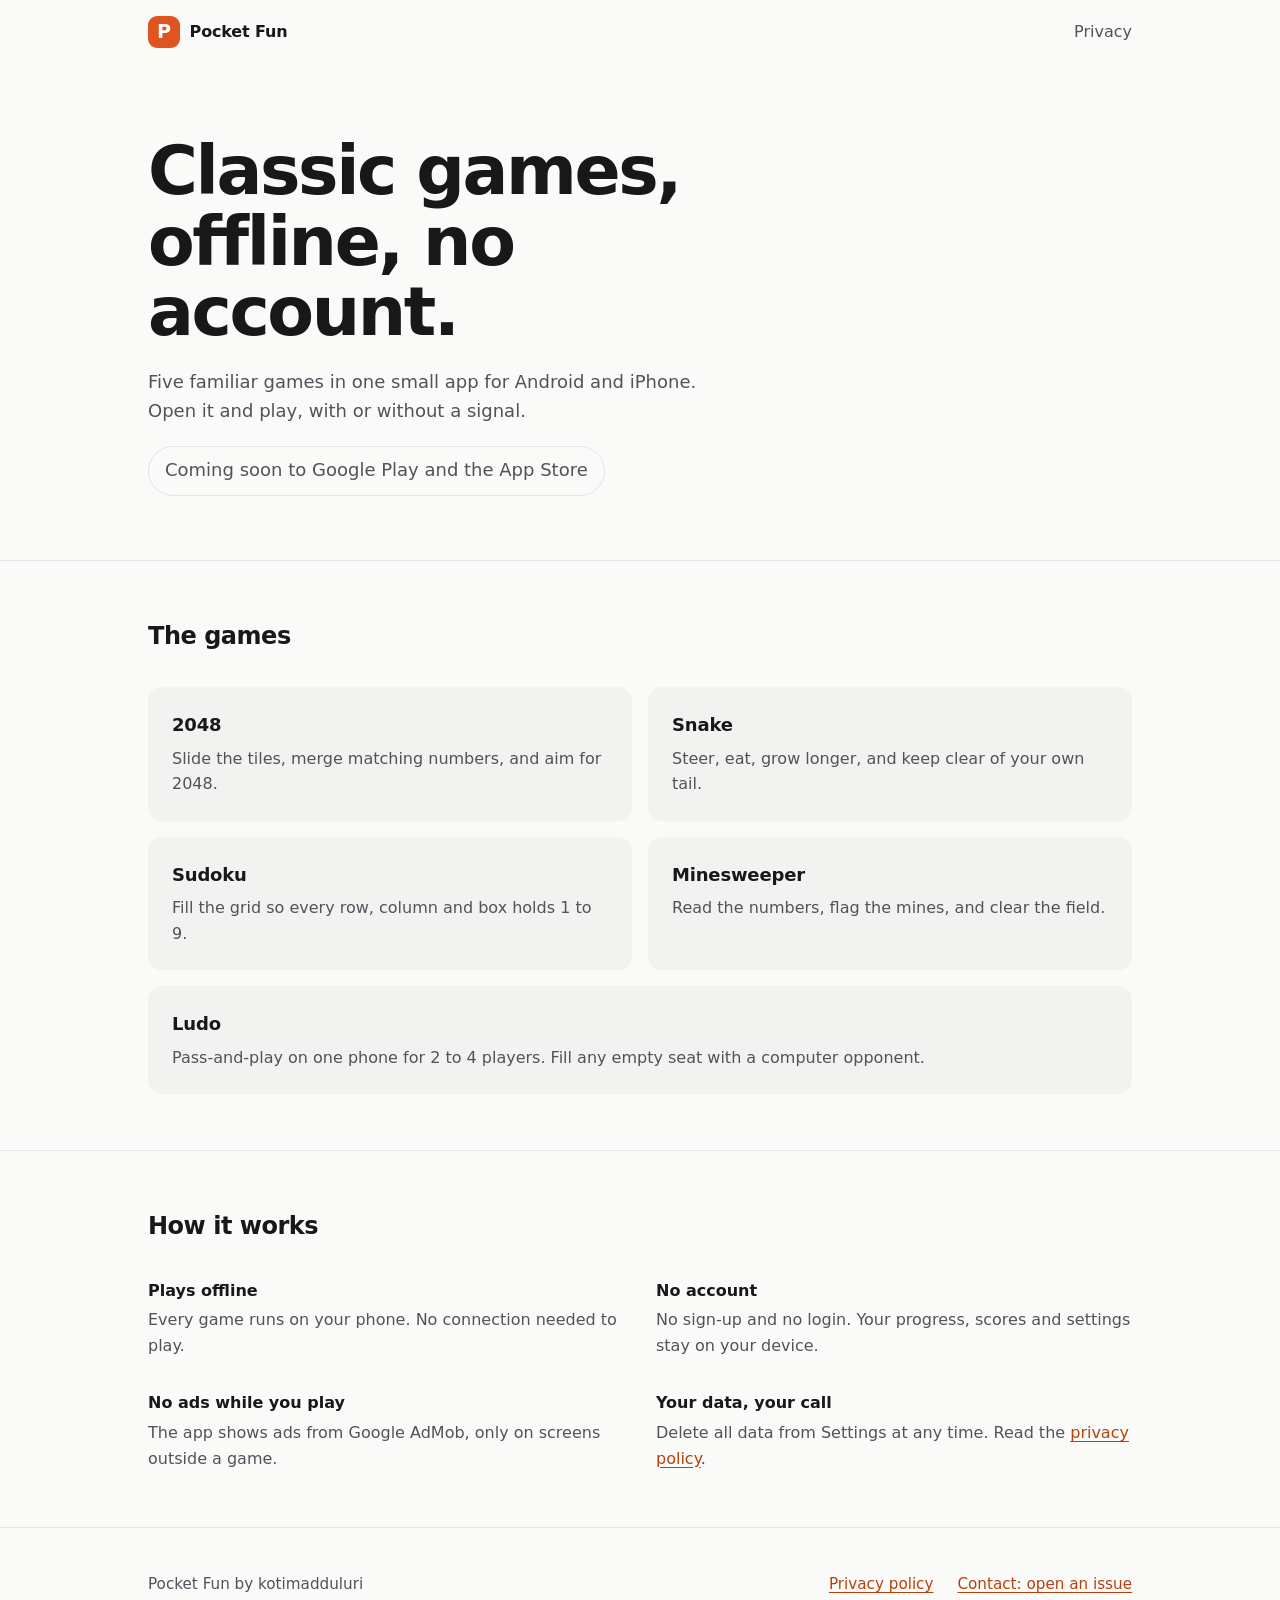
<file: index.html>
<!doctype html>
<html lang="en">
<head>
  <meta charset="utf-8">
  <meta name="viewport" content="width=device-width, initial-scale=1">
  <title>Pocket Fun: classic games, offline, no account</title>
  <meta name="description" content="Pocket Fun is a collection of classic solo games for Android and iOS: 2048, Snake, Sudoku, Minesweeper and Ludo. Plays offline, no account needed.">
  <meta name="theme-color" content="#fafaf9" media="(prefers-color-scheme: light)">
  <meta name="theme-color" content="#111113" media="(prefers-color-scheme: dark)">
  <link rel="icon" href="favicon.svg" type="image/svg+xml">
  <link rel="icon" href="favicon-32.png" sizes="32x32" type="image/png">
  <link rel="apple-touch-icon" href="apple-touch-icon.png">
  <link rel="stylesheet" href="style.css">
</head>
<body>
  <a class="skip" href="#main">Skip to content</a>

  <header class="site-header">
    <div class="wrap">
      <a class="brand" href="./" aria-label="Pocket Fun home"><span class="mark" aria-hidden="true">P</span>Pocket Fun</a>
      <nav aria-label="Site">
        <a href="privacy.html">Privacy</a>
      </nav>
    </div>
  </header>

  <main id="main">
    <section class="hero wrap" aria-labelledby="hero-title">
      <h1 id="hero-title">Classic games, offline, no account.</h1>
      <p>Five familiar games in one small app for Android and iPhone. Open it and play, with or without a signal.</p>
      <p class="status">Coming soon to Google Play and the App Store</p>
    </section>

    <section class="section" aria-labelledby="games-title">
      <div class="wrap">
        <h2 id="games-title">The games</h2>
        <ul class="games">
          <li>
            <h3>2048</h3>
            <p>Slide the tiles, merge matching numbers, and aim for 2048.</p>
          </li>
          <li>
            <h3>Snake</h3>
            <p>Steer, eat, grow longer, and keep clear of your own tail.</p>
          </li>
          <li>
            <h3>Sudoku</h3>
            <p>Fill the grid so every row, column and box holds 1 to 9.</p>
          </li>
          <li>
            <h3>Minesweeper</h3>
            <p>Read the numbers, flag the mines, and clear the field.</p>
          </li>
          <li class="wide">
            <h3>Ludo</h3>
            <p>Pass-and-play on one phone for 2 to 4 players. Fill any empty seat with a computer opponent.</p>
          </li>
        </ul>
      </div>
    </section>

    <section class="section" aria-labelledby="how-title">
      <div class="wrap">
        <h2 id="how-title">How it works</h2>
        <dl class="points">
          <div>
            <dt>Plays offline</dt>
            <dd>Every game runs on your phone. No connection needed to play.</dd>
          </div>
          <div>
            <dt>No account</dt>
            <dd>No sign-up and no login. Your progress, scores and settings stay on your device.</dd>
          </div>
          <div>
            <dt>No ads while you play</dt>
            <dd>The app shows ads from Google AdMob, only on screens outside a game.</dd>
          </div>
          <div>
            <dt>Your data, your call</dt>
            <dd>Delete all data from Settings at any time. Read the <a href="privacy.html">privacy policy</a>.</dd>
          </div>
        </dl>
      </div>
    </section>
  </main>

  <footer class="site-footer">
    <div class="wrap">
      <span>Pocket Fun by kotimadduluri</span>
      <ul>
        <li><a href="privacy.html">Privacy policy</a></li>
        <li><a href="https://github.com/kotimadduluri/pocketfun-app/issues">Contact: open an issue</a></li>
      </ul>
    </div>
  </footer>
</body>
</html>
</file>
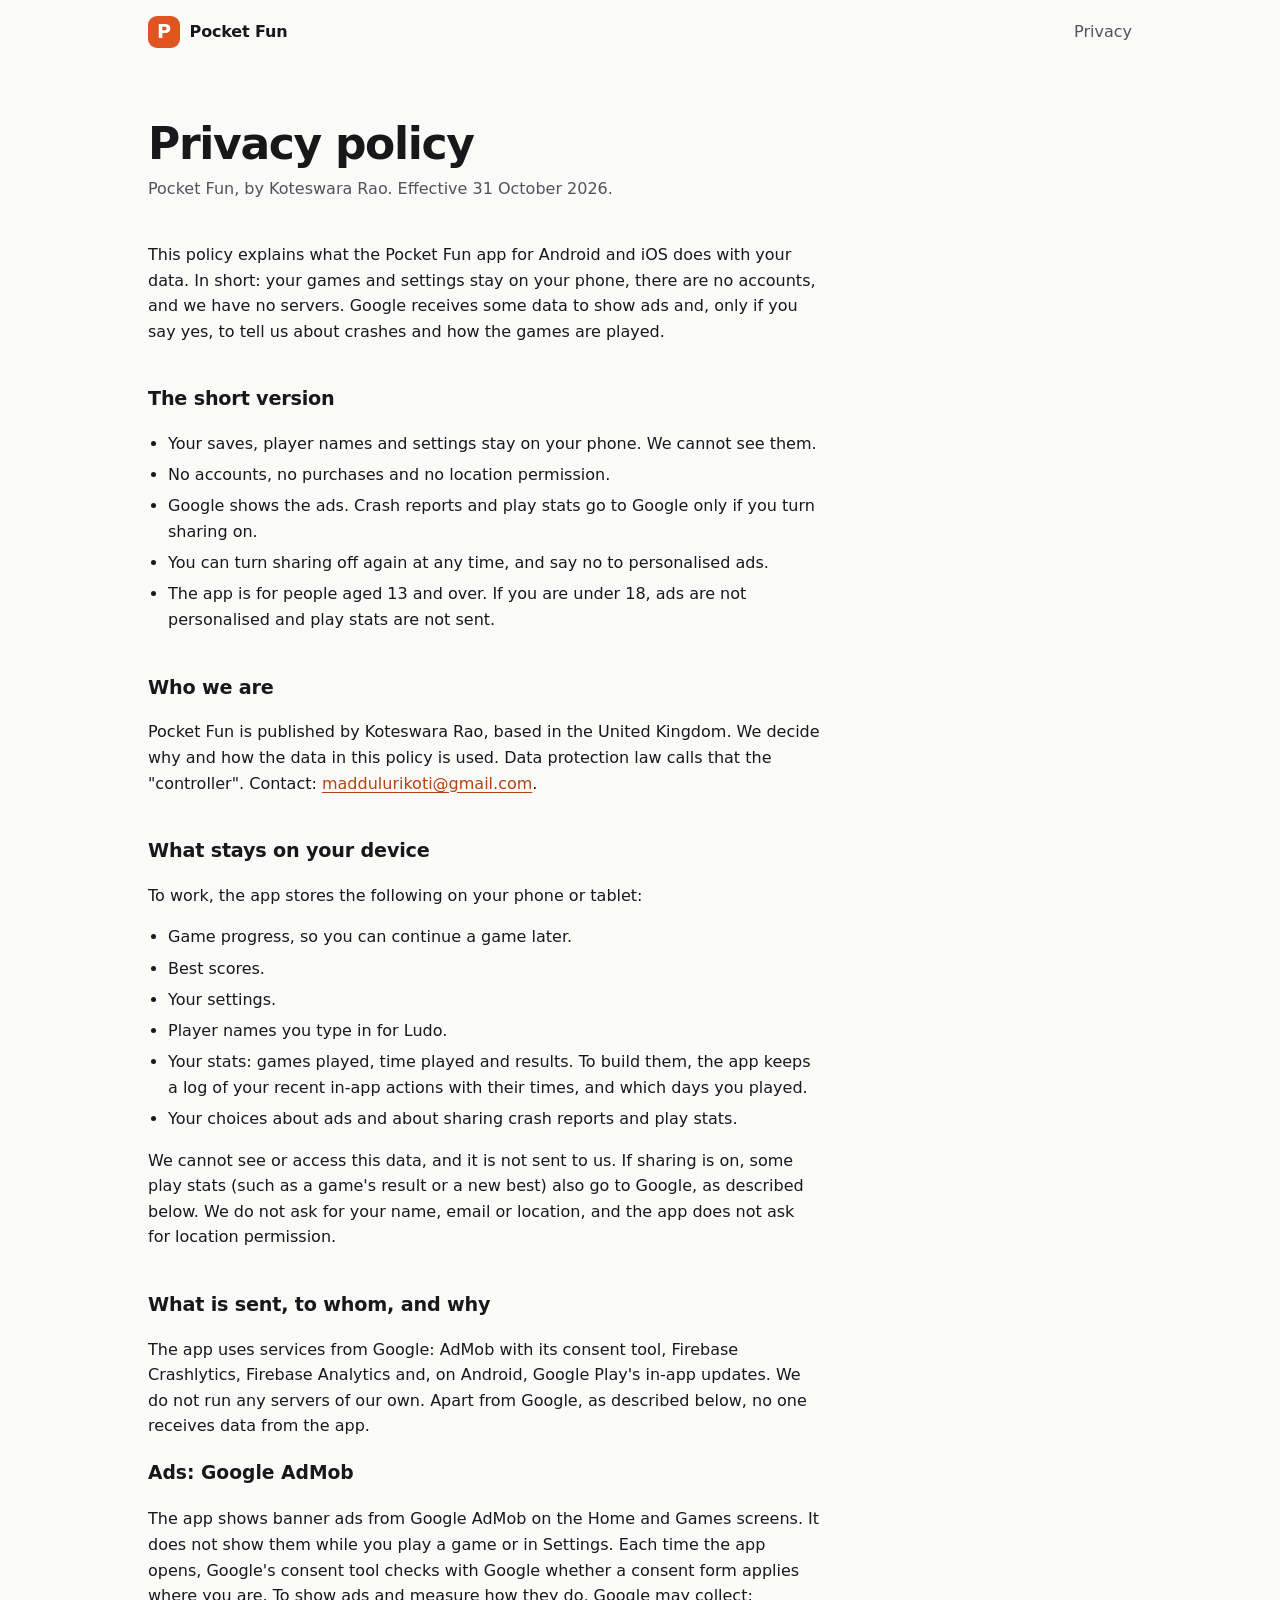
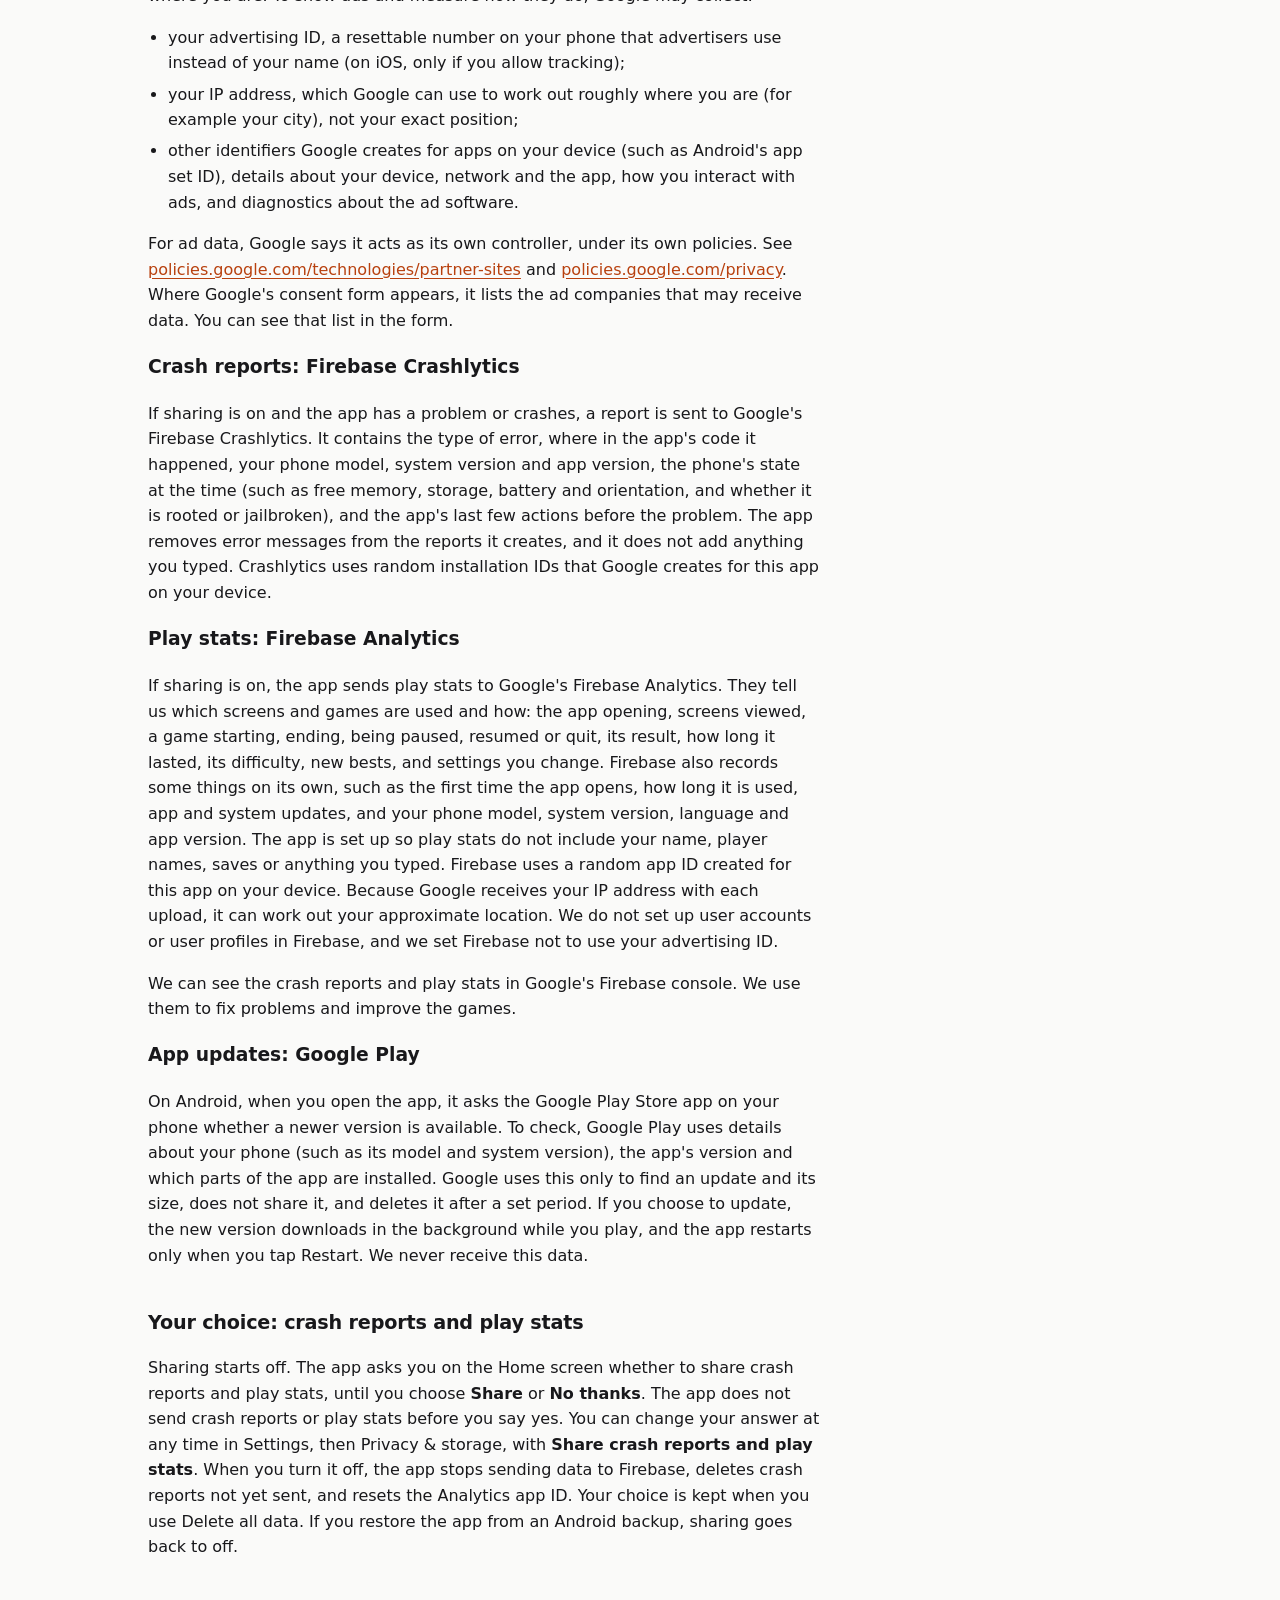
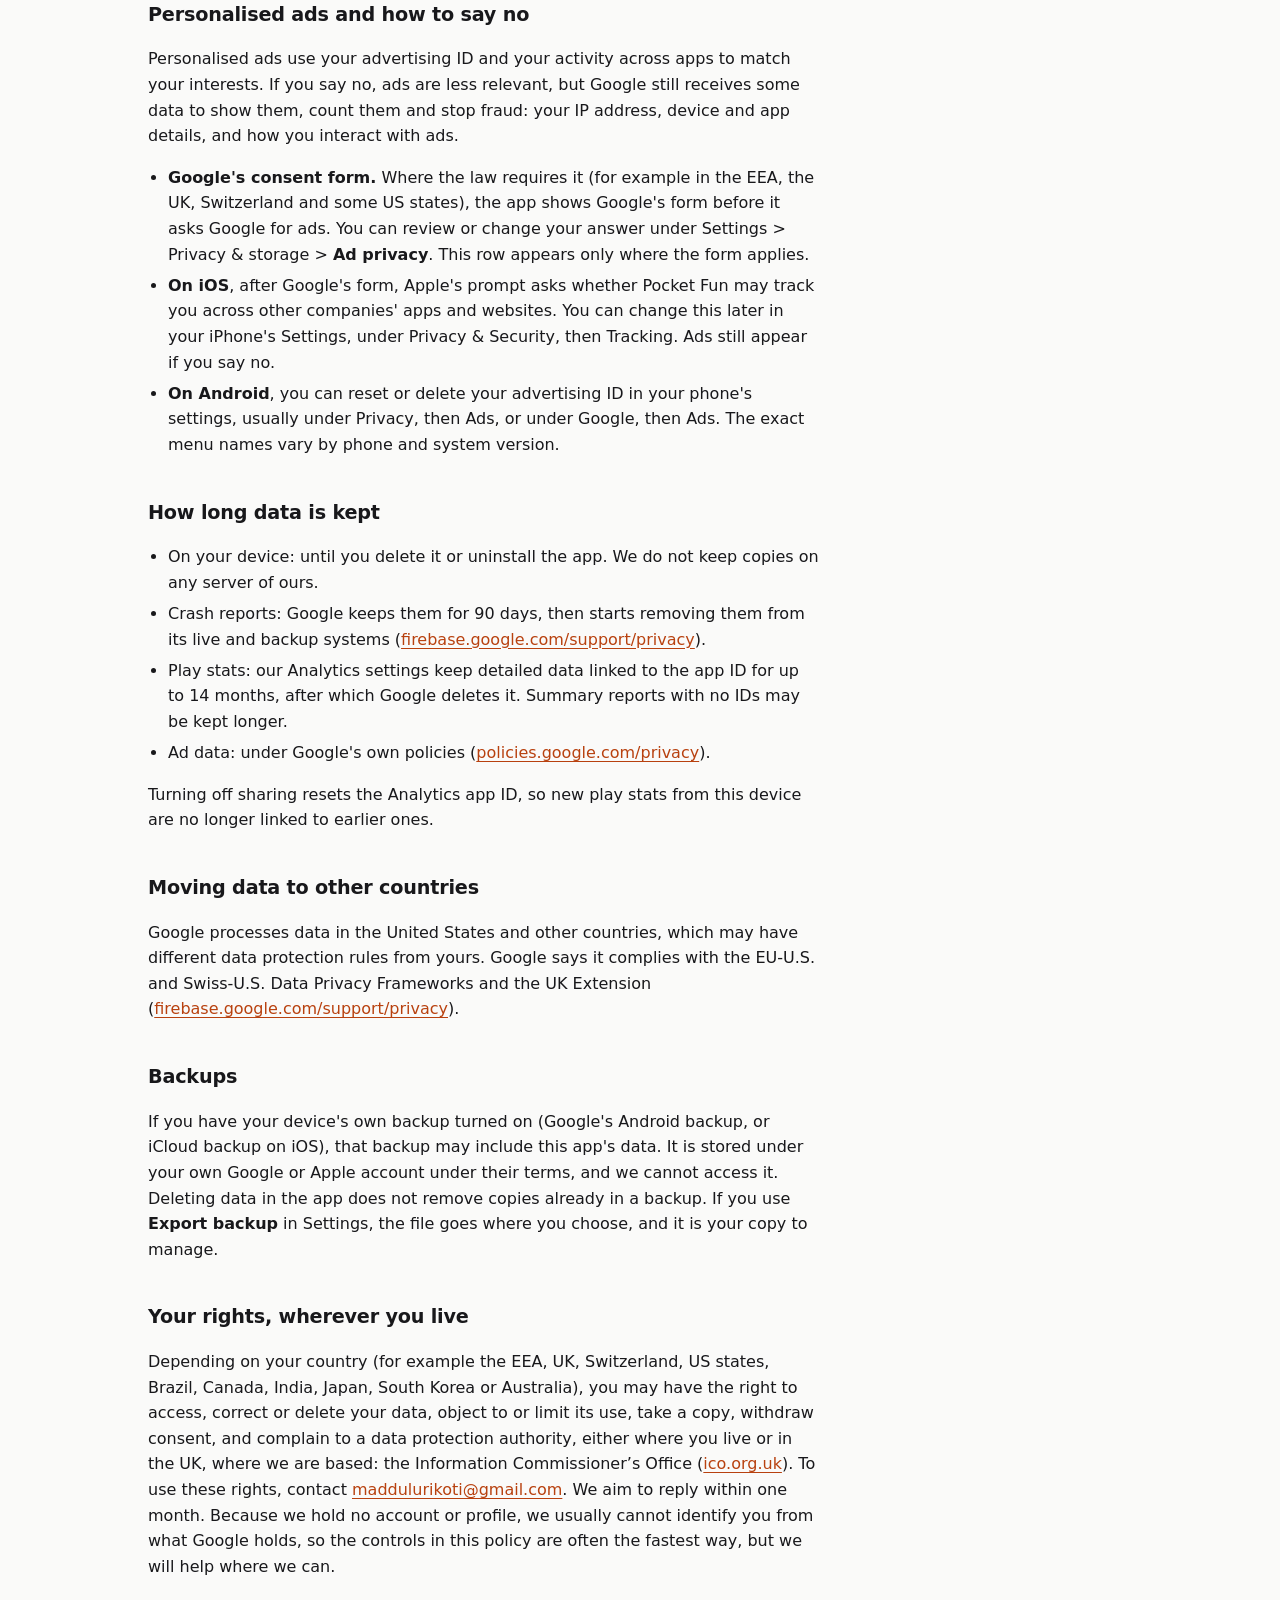
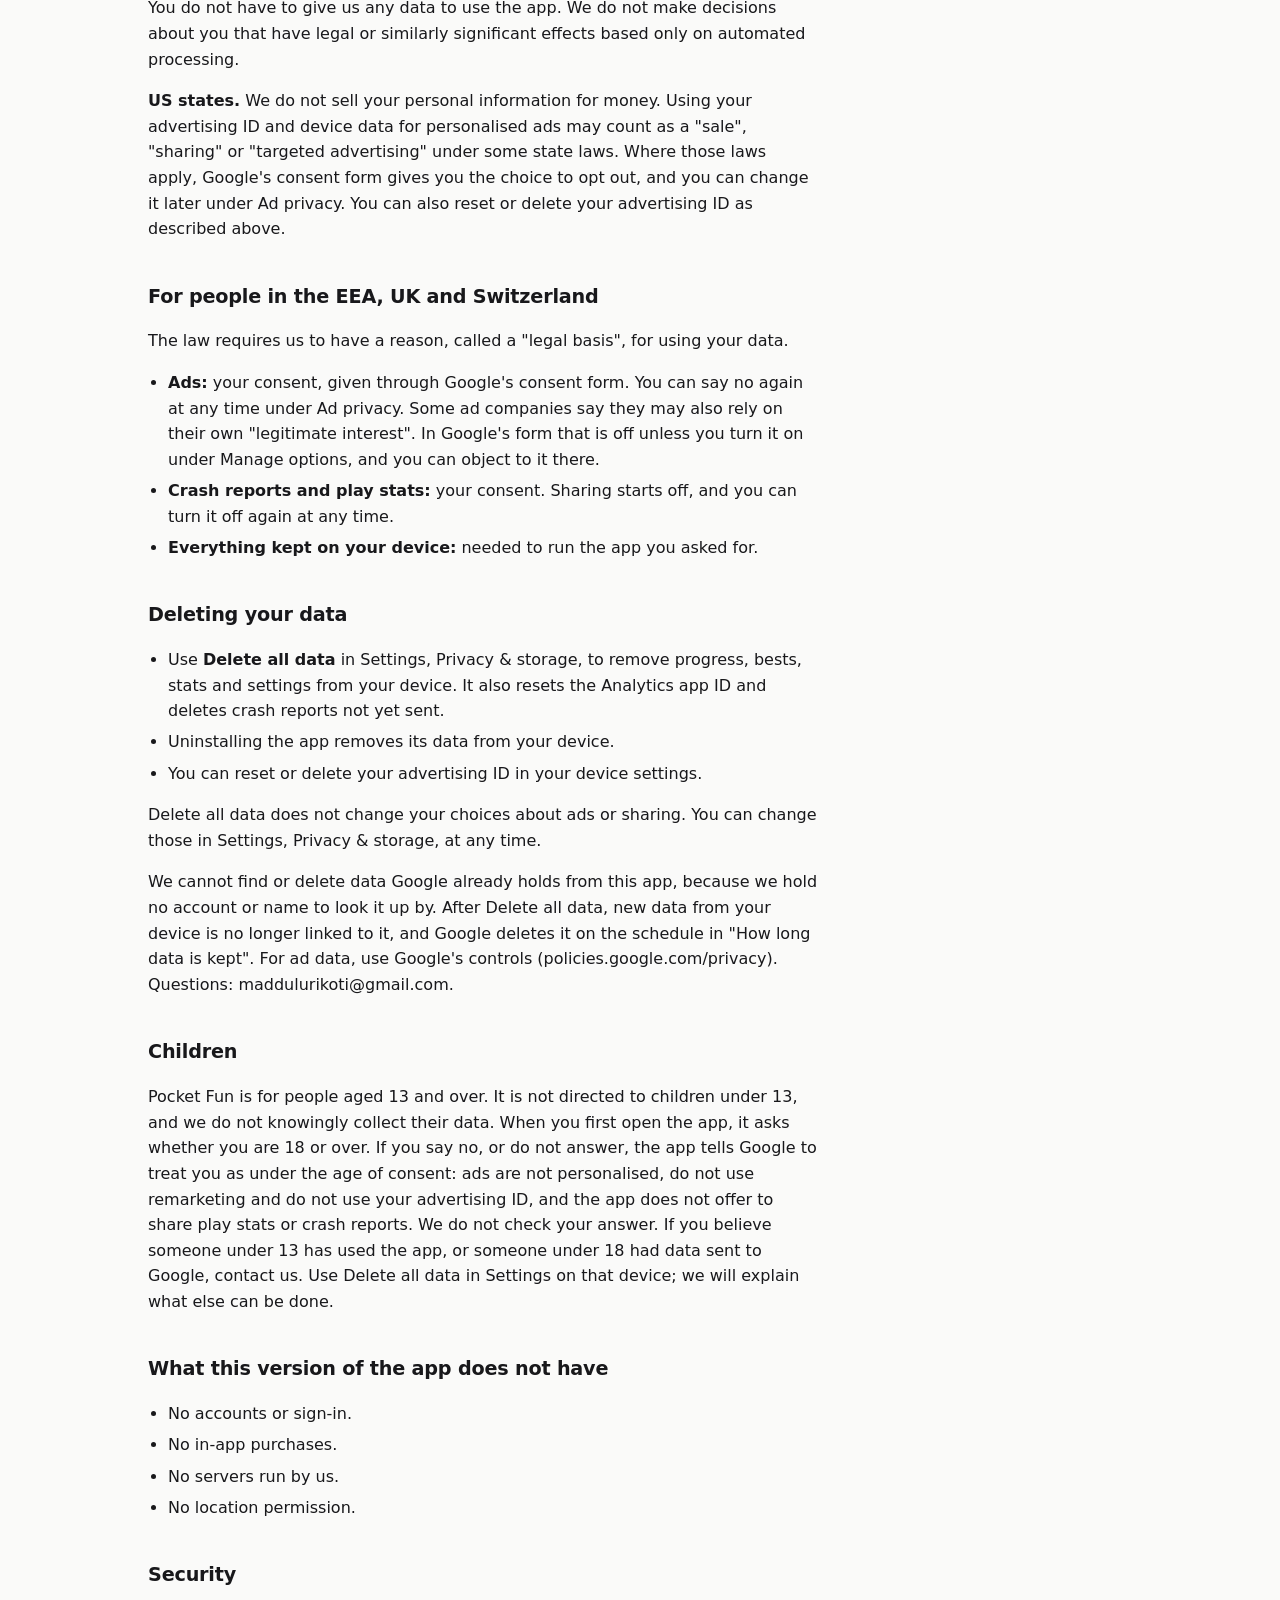
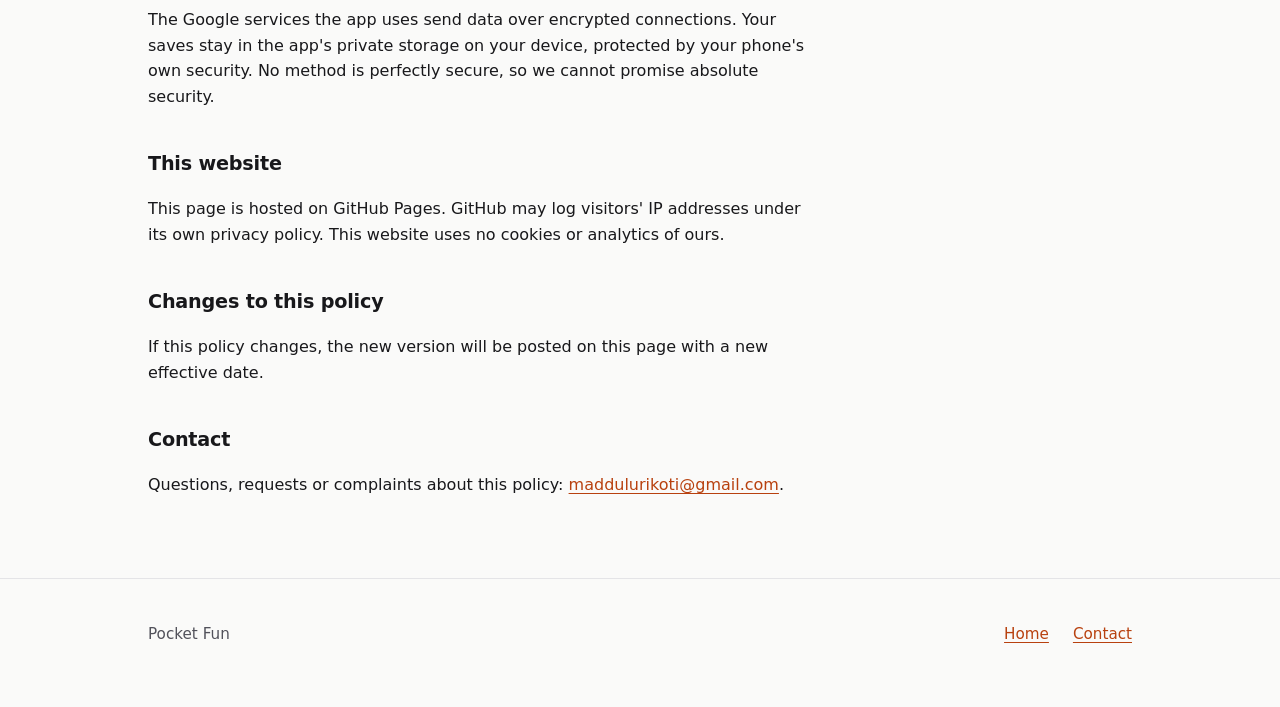
<file: privacy.html>
<!doctype html>
<html lang="en">
<head>
  <meta charset="utf-8">
  <meta name="viewport" content="width=device-width, initial-scale=1">
  <title>Privacy policy: Pocket Fun</title>
  <meta name="description" content="How the Pocket Fun app handles your data.">
  <meta name="theme-color" content="#fafaf9" media="(prefers-color-scheme: light)">
  <meta name="theme-color" content="#111113" media="(prefers-color-scheme: dark)">
  <link rel="icon" href="favicon.svg" type="image/svg+xml">
  <link rel="icon" href="favicon-32.png" sizes="32x32" type="image/png">
  <link rel="apple-touch-icon" href="apple-touch-icon.png">
  <link rel="stylesheet" href="style.css">
</head>
<body>
  <a class="skip" href="#main">Skip to content</a>

  <header class="site-header">
    <div class="wrap">
      <a class="brand" href="./" aria-label="Pocket Fun home"><span class="mark" aria-hidden="true">P</span>Pocket Fun</a>
      <nav aria-label="Site">
        <a href="privacy.html" aria-current="page">Privacy</a>
      </nav>
    </div>
  </header>

  <main id="main" class="wrap">
    <article class="prose">
      <h1>Privacy policy</h1>
      <p class="meta">Pocket Fun, by Koteswara Rao. Effective 31 October 2026.</p>

      <p>This policy explains what the Pocket Fun app for Android and iOS does with your data. In short: your games and settings stay on your phone, there are no accounts, and we have no servers. Google receives some data to show ads and, only if you say yes, to tell us about crashes and how the games are played.</p>

      <h2>The short version</h2>
      <ul>
        <li>Your saves, player names and settings stay on your phone. We cannot see them.</li>
        <li>No accounts, no purchases and no location permission.</li>
        <li>Google shows the ads. Crash reports and play stats go to Google only if you turn sharing on.</li>
        <li>You can turn sharing off again at any time, and say no to personalised ads.</li>
        <li>The app is for people aged 13 and over. If you are under 18, ads are not personalised and play stats are not sent.</li>
      </ul>

      <h2>Who we are</h2>
      <p>Pocket Fun is published by Koteswara Rao, based in the United Kingdom. We decide why and how the data in this policy is used. Data protection law calls that the "controller". Contact: <a href="mailto:maddulurikoti@gmail.com">maddulurikoti@gmail.com</a>.</p>

      <h2>What stays on your device</h2>
      <p>To work, the app stores the following on your phone or tablet:</p>
      <ul>
        <li>Game progress, so you can continue a game later.</li>
        <li>Best scores.</li>
        <li>Your settings.</li>
        <li>Player names you type in for Ludo.</li>
        <li>Your stats: games played, time played and results. To build them, the app keeps a log of your recent in-app actions with their times, and which days you played.</li>
        <li>Your choices about ads and about sharing crash reports and play stats.</li>
      </ul>
      <p>We cannot see or access this data, and it is not sent to us. If sharing is on, some play stats (such as a game's result or a new best) also go to Google, as described below. We do not ask for your name, email or location, and the app does not ask for location permission.</p>

      <h2>What is sent, to whom, and why</h2>
      <p>The app uses services from Google: AdMob with its consent tool, Firebase Crashlytics, Firebase Analytics and, on Android, Google Play's in-app updates. We do not run any servers of our own. Apart from Google, as described below, no one receives data from the app.</p>

      <h3>Ads: Google AdMob</h3>
      <p>The app shows banner ads from Google AdMob on the Home and Games screens. It does not show them while you play a game or in Settings. Each time the app opens, Google's consent tool checks with Google whether a consent form applies where you are. To show ads and measure how they do, Google may collect:</p>
      <ul>
        <li>your advertising ID, a resettable number on your phone that advertisers use instead of your name (on iOS, only if you allow tracking);</li>
        <li>your IP address, which Google can use to work out roughly where you are (for example your city), not your exact position;</li>
        <li>other identifiers Google creates for apps on your device (such as Android's app set ID), details about your device, network and the app, how you interact with ads, and diagnostics about the ad software.</li>
      </ul>
      <p>For ad data, Google says it acts as its own controller, under its own policies. See <a href="https://policies.google.com/technologies/partner-sites">policies.google.com/technologies/partner-sites</a> and <a href="https://policies.google.com/privacy">policies.google.com/privacy</a>. Where Google's consent form appears, it lists the ad companies that may receive data. You can see that list in the form.</p>

      <h3>Crash reports: Firebase Crashlytics</h3>
      <p>If sharing is on and the app has a problem or crashes, a report is sent to Google's Firebase Crashlytics. It contains the type of error, where in the app's code it happened, your phone model, system version and app version, the phone's state at the time (such as free memory, storage, battery and orientation, and whether it is rooted or jailbroken), and the app's last few actions before the problem. The app removes error messages from the reports it creates, and it does not add anything you typed. Crashlytics uses random installation IDs that Google creates for this app on your device.</p>

      <h3>Play stats: Firebase Analytics</h3>
      <p>If sharing is on, the app sends play stats to Google's Firebase Analytics. They tell us which screens and games are used and how: the app opening, screens viewed, a game starting, ending, being paused, resumed or quit, its result, how long it lasted, its difficulty, new bests, and settings you change. Firebase also records some things on its own, such as the first time the app opens, how long it is used, app and system updates, and your phone model, system version, language and app version. The app is set up so play stats do not include your name, player names, saves or anything you typed. Firebase uses a random app ID created for this app on your device. Because Google receives your IP address with each upload, it can work out your approximate location. We do not set up user accounts or user profiles in Firebase, and we set Firebase not to use your advertising ID.</p>
      <p>We can see the crash reports and play stats in Google's Firebase console. We use them to fix problems and improve the games.</p>

      <h3>App updates: Google Play</h3>
      <p>On Android, when you open the app, it asks the Google Play Store app on your phone whether a newer version is available. To check, Google Play uses details about your phone (such as its model and system version), the app's version and which parts of the app are installed. Google uses this only to find an update and its size, does not share it, and deletes it after a set period. If you choose to update, the new version downloads in the background while you play, and the app restarts only when you tap Restart. We never receive this data.</p>

      <h2>Your choice: crash reports and play stats</h2>
      <p>Sharing starts off. The app asks you on the Home screen whether to share crash reports and play stats, until you choose <strong>Share</strong> or <strong>No thanks</strong>. The app does not send crash reports or play stats before you say yes. You can change your answer at any time in Settings, then Privacy &amp; storage, with <strong>Share crash reports and play stats</strong>. When you turn it off, the app stops sending data to Firebase, deletes crash reports not yet sent, and resets the Analytics app ID. Your choice is kept when you use Delete all data. If you restore the app from an Android backup, sharing goes back to off.</p>

      <h2>Personalised ads and how to say no</h2>
      <p>Personalised ads use your advertising ID and your activity across apps to match your interests. If you say no, ads are less relevant, but Google still receives some data to show them, count them and stop fraud: your IP address, device and app details, and how you interact with ads.</p>
      <ul>
        <li><strong>Google's consent form.</strong> Where the law requires it (for example in the EEA, the UK, Switzerland and some US states), the app shows Google's form before it asks Google for ads. You can review or change your answer under Settings &gt; Privacy &amp; storage &gt; <strong>Ad privacy</strong>. This row appears only where the form applies.</li>
        <li><strong>On iOS</strong>, after Google's form, Apple's prompt asks whether Pocket Fun may track you across other companies' apps and websites. You can change this later in your iPhone's Settings, under Privacy &amp; Security, then Tracking. Ads still appear if you say no.</li>
        <li><strong>On Android</strong>, you can reset or delete your advertising ID in your phone's settings, usually under Privacy, then Ads, or under Google, then Ads. The exact menu names vary by phone and system version.</li>
      </ul>

      <h2>How long data is kept</h2>
      <ul>
        <li>On your device: until you delete it or uninstall the app. We do not keep copies on any server of ours.</li>
        <li>Crash reports: Google keeps them for 90 days, then starts removing them from its live and backup systems (<a href="https://firebase.google.com/support/privacy">firebase.google.com/support/privacy</a>).</li>
        <li>Play stats: our Analytics settings keep detailed data linked to the app ID for up to 14 months, after which Google deletes it. Summary reports with no IDs may be kept longer.</li>
        <li>Ad data: under Google's own policies (<a href="https://policies.google.com/privacy">policies.google.com/privacy</a>).</li>
      </ul>
      <p>Turning off sharing resets the Analytics app ID, so new play stats from this device are no longer linked to earlier ones.</p>

      <h2>Moving data to other countries</h2>
      <p>Google processes data in the United States and other countries, which may have different data protection rules from yours. Google says it complies with the EU-U.S. and Swiss-U.S. Data Privacy Frameworks and the UK Extension (<a href="https://firebase.google.com/support/privacy">firebase.google.com/support/privacy</a>).</p>

      <h2>Backups</h2>
      <p>If you have your device's own backup turned on (Google's Android backup, or iCloud backup on iOS), that backup may include this app's data. It is stored under your own Google or Apple account under their terms, and we cannot access it. Deleting data in the app does not remove copies already in a backup. If you use <strong>Export backup</strong> in Settings, the file goes where you choose, and it is your copy to manage.</p>

      <h2>Your rights, wherever you live</h2>
      <p>Depending on your country (for example the EEA, UK, Switzerland, US states, Brazil, Canada, India, Japan, South Korea or Australia), you may have the right to access, correct or delete your data, object to or limit its use, take a copy, withdraw consent, and complain to a data protection authority, either where you live or in the UK, where we are based: the Information Commissioner&rsquo;s Office (<a href="https://ico.org.uk">ico.org.uk</a>). To use these rights, contact <a href="mailto:maddulurikoti@gmail.com">maddulurikoti@gmail.com</a>. We aim to reply within one month. Because we hold no account or profile, we usually cannot identify you from what Google holds, so the controls in this policy are often the fastest way, but we will help where we can.</p>
      <p>You do not have to give us any data to use the app. We do not make decisions about you that have legal or similarly significant effects based only on automated processing.</p>
      <p><strong>US states.</strong> We do not sell your personal information for money. Using your advertising ID and device data for personalised ads may count as a "sale", "sharing" or "targeted advertising" under some state laws. Where those laws apply, Google's consent form gives you the choice to opt out, and you can change it later under Ad privacy. You can also reset or delete your advertising ID as described above.</p>

      <h2>For people in the EEA, UK and Switzerland</h2>
      <p>The law requires us to have a reason, called a "legal basis", for using your data.</p>
      <ul>
        <li><strong>Ads:</strong> your consent, given through Google's consent form. You can say no again at any time under Ad privacy. Some ad companies say they may also rely on their own "legitimate interest". In Google's form that is off unless you turn it on under Manage options, and you can object to it there.</li>
        <li><strong>Crash reports and play stats:</strong> your consent. Sharing starts off, and you can turn it off again at any time.</li>
        <li><strong>Everything kept on your device:</strong> needed to run the app you asked for.</li>
      </ul>

      <h2>Deleting your data</h2>
      <ul>
        <li>Use <strong>Delete all data</strong> in Settings, Privacy &amp; storage, to remove progress, bests, stats and settings from your device. It also resets the Analytics app ID and deletes crash reports not yet sent.</li>
        <li>Uninstalling the app removes its data from your device.</li>
        <li>You can reset or delete your advertising ID in your device settings.</li>
      </ul>
      <p>Delete all data does not change your choices about ads or sharing. You can change those in Settings, Privacy &amp; storage, at any time.</p>
      <p>We cannot find or delete data Google already holds from this app, because we hold no account or name to look it up by. After Delete all data, new data from your device is no longer linked to it, and Google deletes it on the schedule in "How long data is kept". For ad data, use Google's controls (policies.google.com/privacy). Questions: maddulurikoti@gmail.com.</p>

      <h2>Children</h2>
      <p>Pocket Fun is for people aged 13 and over. It is not directed to children under 13, and we do not knowingly collect their data. When you first open the app, it asks whether you are 18 or over. If you say no, or do not answer, the app tells Google to treat you as under the age of consent: ads are not personalised, do not use remarketing and do not use your advertising ID, and the app does not offer to share play stats or crash reports. We do not check your answer. If you believe someone under 13 has used the app, or someone under 18 had data sent to Google, contact us. Use Delete all data in Settings on that device; we will explain what else can be done.</p>

      <h2>What this version of the app does not have</h2>
      <ul>
        <li>No accounts or sign-in.</li>
        <li>No in-app purchases.</li>
        <li>No servers run by us.</li>
        <li>No location permission.</li>
      </ul>

      <h2>Security</h2>
      <p>The Google services the app uses send data over encrypted connections. Your saves stay in the app's private storage on your device, protected by your phone's own security. No method is perfectly secure, so we cannot promise absolute security.</p>

      <h2>This website</h2>
      <p>This page is hosted on GitHub Pages. GitHub may log visitors' IP addresses under its own privacy policy. This website uses no cookies or analytics of ours.</p>

      <h2>Changes to this policy</h2>
      <p>If this policy changes, the new version will be posted on this page with a new effective date.</p>

      <h2>Contact</h2>
      <p>Questions, requests or complaints about this policy: <a href="mailto:maddulurikoti@gmail.com">maddulurikoti@gmail.com</a>.</p>
    </article>
  </main>

  <footer class="site-footer">
    <div class="wrap">
      <span>Pocket Fun</span>
      <ul>
        <li><a href="./">Home</a></li>
        <li><a href="mailto:maddulurikoti@gmail.com">Contact</a></li>
      </ul>
    </div>
  </footer>
</body>
</html>
</file>
<file: style.css>
/* Pocket Fun site. Neutral base, one accent (#E0541F). System fonts only. */
:root {
  color-scheme: light dark;
  --bg: #fafaf9;
  --surface: #f2f2f0;
  --text: #18181b;
  --muted: #52525b;
  --line: #e4e4e7;
  --accent: #e0541f;
  --accent-text: #b8410f; /* 5.3:1 on --bg, for small text and links */
  --radius: 14px;
  --font: ui-sans-serif, system-ui, -apple-system, "Segoe UI", Roboto, "Helvetica Neue", Arial, sans-serif;
}

@media (prefers-color-scheme: dark) {
  :root {
    --bg: #111113;
    --surface: #1a1a1d;
    --text: #f4f4f5;
    --muted: #a1a1aa;
    --line: #2a2a2e;
    --accent-text: #f0794a; /* 6.4:1 on --bg */
  }
}

*, *::before, *::after { box-sizing: border-box; }

html { -webkit-text-size-adjust: 100%; }

body {
  margin: 0;
  background: var(--bg);
  color: var(--text);
  font: 400 1rem/1.6 var(--font);
  -webkit-font-smoothing: antialiased;
}

.wrap {
  width: 100%;
  max-width: 64rem;
  margin: 0 auto;
  padding: 0 1.25rem;
}

a { color: var(--accent-text); text-underline-offset: 0.2em; }
a:hover { text-decoration-thickness: 2px; }

:focus-visible {
  outline: 2px solid var(--accent);
  outline-offset: 3px;
  border-radius: 4px;
}

.skip {
  position: absolute;
  left: 1rem;
  top: -3rem;
  padding: 0.5rem 0.75rem;
  background: var(--text);
  color: var(--bg);
  border-radius: 8px;
}
.skip:focus { top: 1rem; }

/* Header */
.site-header .wrap {
  display: flex;
  align-items: center;
  justify-content: space-between;
  gap: 1rem;
  min-height: 4rem;
}

.brand {
  display: inline-flex;
  align-items: center;
  gap: 0.6rem;
  min-height: 48px;
  color: var(--text);
  font-weight: 650;
  letter-spacing: -0.01em;
  text-decoration: none;
}

/* Typographic mark: an accent tile with a "P". */
.mark {
  display: grid;
  place-items: center;
  width: 2rem;
  height: 2rem;
  border-radius: 9px;
  background: var(--accent);
  color: #fff;
  font-weight: 750;
  font-size: 1.2rem;
  line-height: 1;
}

.site-header nav a {
  display: inline-flex;
  align-items: center;
  min-height: 48px;
  color: var(--muted);
  text-decoration: none;
}
.site-header nav a:hover { color: var(--text); }

/* Hero */
.hero {
  padding-block: 4.5rem 4rem;
}

.hero h1 {
  margin: 0;
  max-width: 14ch;
  font-size: clamp(2.4rem, 7vw, 4.25rem);
  line-height: 1.04;
  letter-spacing: -0.035em;
  font-weight: 700;
}

.hero p {
  max-width: 36rem;
  margin: 1.25rem 0 0;
  color: var(--muted);
  font-size: 1.125rem;
}

.status {
  display: inline-block;
  margin-top: 2rem;
  padding: 0.6rem 1rem;
  border: 1px solid var(--line);
  border-radius: 999px;
  font-size: 0.95rem;
  color: var(--text);
}

/* Games */
.section { padding: 3.5rem 0; border-top: 1px solid var(--line); }

.section h2 {
  margin: 0 0 2rem;
  font-size: 1.5rem;
  letter-spacing: -0.02em;
  font-weight: 650;
}

.games {
  list-style: none;
  margin: 0;
  padding: 0;
  display: grid;
  gap: 1rem;
  grid-template-columns: repeat(2, minmax(0, 1fr));
}

.games li {
  padding: 1.5rem;
  background: var(--surface);
  border-radius: var(--radius);
}

.games li.wide { grid-column: 1 / -1; }

.games h3 {
  margin: 0 0 0.35rem;
  font-size: 1.125rem;
  font-weight: 650;
  letter-spacing: -0.01em;
}

.games p { margin: 0; color: var(--muted); }

.points {
  display: grid;
  gap: 2rem;
  grid-template-columns: repeat(2, minmax(0, 1fr));
  margin: 0;
}

.points dt { font-weight: 650; }
.points dd { margin: 0.25rem 0 0; color: var(--muted); max-width: 32rem; }

/* Prose pages (privacy, 404) */
.prose { padding: 3.5rem 0 4rem; max-width: 42rem; }
.prose h1 {
  margin: 0 0 0.5rem;
  font-size: clamp(2rem, 6vw, 2.75rem);
  line-height: 1.1;
  letter-spacing: -0.03em;
}
.prose .meta { margin: 0 0 2.5rem; color: var(--muted); }
.prose h2 {
  margin: 2.5rem 0 0.5rem;
  font-size: 1.2rem;
  letter-spacing: -0.01em;
}
.prose ul { padding-left: 1.25rem; }
.prose li + li { margin-top: 0.35rem; }

/* Footer */
.site-footer {
  border-top: 1px solid var(--line);
  padding: 2rem 0 3rem;
  color: var(--muted);
  font-size: 0.95rem;
}
.site-footer .wrap {
  display: flex;
  flex-wrap: wrap;
  gap: 0.5rem 1.5rem;
  align-items: center;
  justify-content: space-between;
}
.site-footer ul {
  display: flex;
  flex-wrap: wrap;
  gap: 0 1.5rem;
  list-style: none;
  margin: 0;
  padding: 0;
}
.site-footer a {
  display: inline-flex;
  align-items: center;
  min-height: 48px;
}

@media (max-width: 640px) {
  .hero { padding-block: 3rem; }
  .games, .points { grid-template-columns: 1fr; }
  .games li { padding: 1.25rem; }
}
</file>
